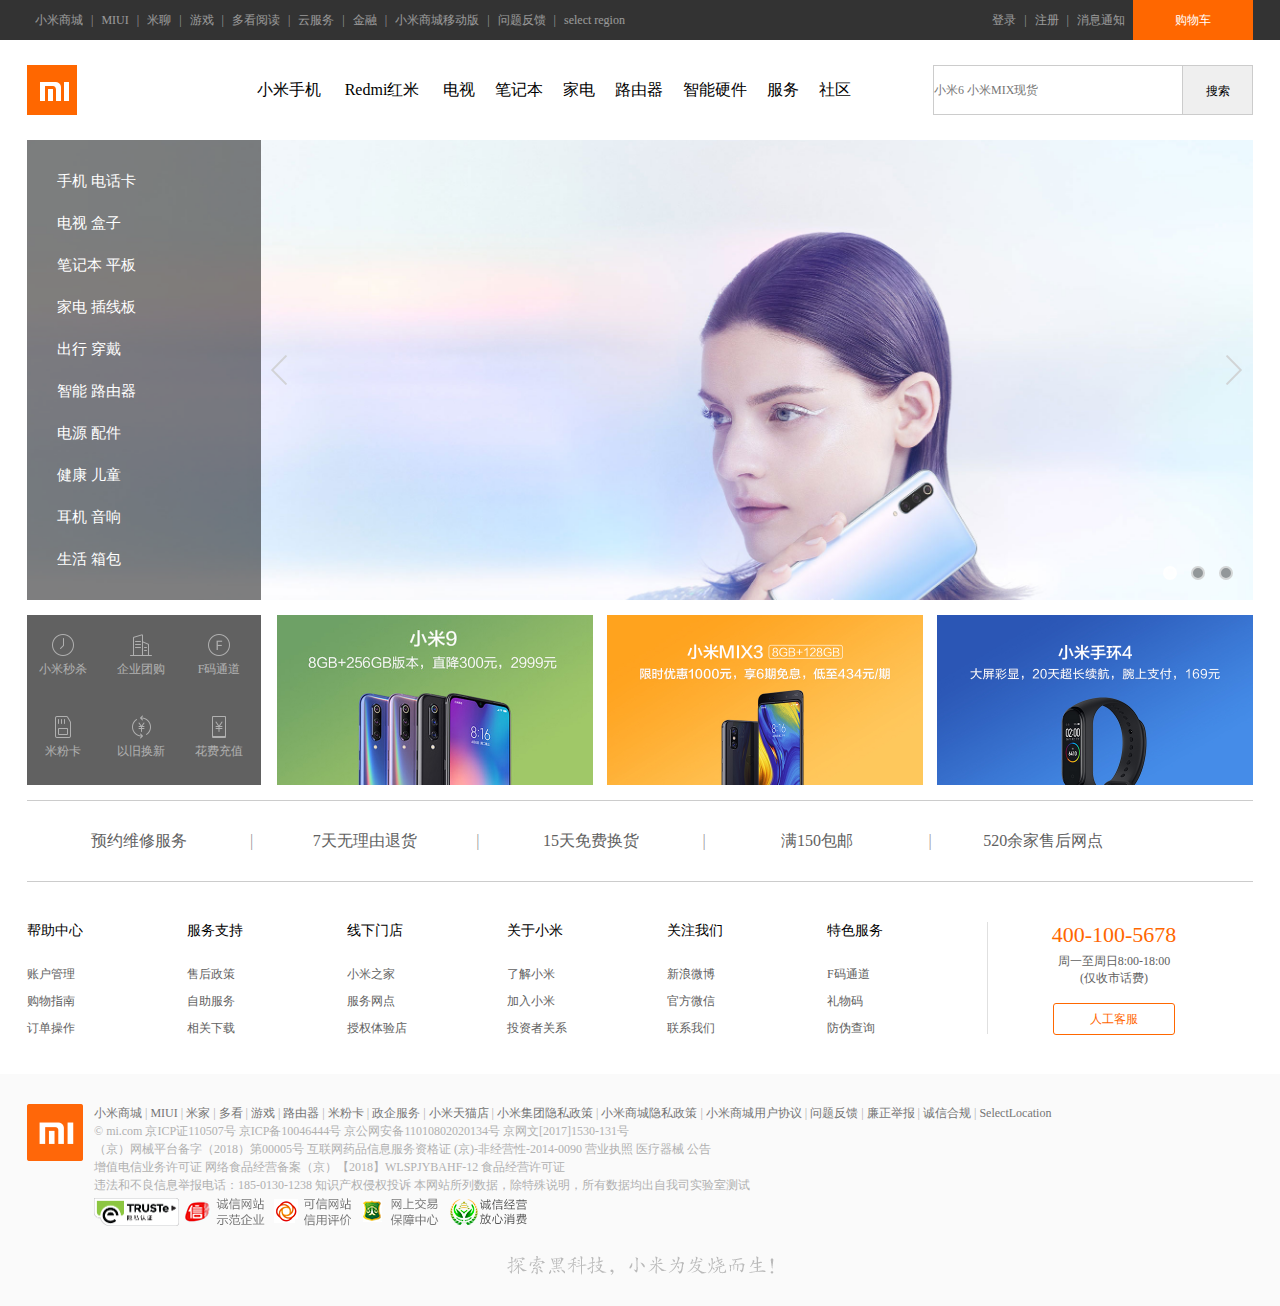
<file: index.html>
<!DOCTYPE html>
<html lang="en">
<head>
    <meta charset="UTF-8">
    <title>小米首页</title>
    <link rel="stylesheet" href="CSS/reset.css">
    <link rel="stylesheet" href="CSS/public.css">
    <link rel="stylesheet" href="CSS/index.css">



</head>
<body>
<!--头部导航-->
    <header>
        <div class="header_top">
            <div class="container">
                <div class="header_top_left">
                    <ul>
                        <li>
                            <a href="">小米商城</a>
                        </li>
                        <li>|</li>
                        <li>
                            <a href="product.html">MIUI</a>
                        </li>
                        <li>|</li>
                        <li>
                            <a href="">米聊</a>
                        </li>
                        <li>|</li>
                        <li>
                            <a href="">游戏</a>
                        </li>
                        <li>|</li>
                        <li>
                            <a href="">多看阅读</a>
                        </li>
                        <li>|</li>
                        <li>
                            <a href="">云服务</a>
                        </li>
                        <li>|</li>
                        <li>
                            <a href="">金融</a>
                        </li>
                        <li>|</li>
                        <li>
                            <a href="">小米商城移动版</a>
                        </li>
                        <li>|</li>
                        <li>
                            <a href="">问题反馈</a>
                        </li>
                        <li>|</li>
                        <li>
                            <a href="">select region</a>
                        </li>
                    </ul>
                </div>
                <div class="header_top_right">
                    <ul>
                        <li>
                            <p>购物车</p>
                        </li>
                        <li>
                            <a href="login.html">消息通知</a>
                        </li>
                        <li>|</li>
                        <li>
                            <a href="login.html">注册</a>
                        </li>
                        <li>|</li>
                        <li>
                            <a href="login.html">登录</a>
                        </li>

                    </ul>
                </div>
            </div>

        </div>
        <div class="header_footer">
            <div class="container">
                <div class="header_logo">
                    <a href=""></a>
                </div>
                <div class="header_nav">
                    <ul>
                        <li>
                            <a href="product.html" target="_blank">小米手机</a>
                        </li>
                        <li>
                            <a href="#">Redmi红米</a>
                        </li>
                        <li>
                            <a href="#">电视</a>
                        </li>
                        <li>
                            <a href="#">笔记本</a>
                        </li>
                        <li>
                            <a href="#">家电</a>
                        </li>
                        <li>
                            <a href="#">路由器</a>
                        </li>
                        <li>
                            <a href="#">智能硬件</a>
                        </li>
                        <li>
                            <a href="#">服务</a>
                        </li>
                        <li>
                            <a href="#">社区</a>
                        </li>
                    </ul>
                </div>
                <div class="header_search">
                    <form action="" method="post">
                        <input type="text" class="shuru" placeholder="小米6&nbsp;小米MIX现货">
                        <input type="submit" class="sousuo" value="搜索" />

                    </form>
                </div>
            </div>
        </div>
    </header>
    <div class="hover_nav">
        <ul>
            <li>
                <a href="#">
                    <div class="imgs">
                        <img src="./images/public_images/41c566d825a3ae3b5751a78d4c7cffdb.png" alt="">
                    </div>
                    <div class="title">小米9 Pro 5G</div>
                    <p class="price">36699元起</p>
                </a>
            </li>
            <li>
                <a href="">
                    <div class="imgs">
                        <img src="./images/public_images/5d19da60f9f62eb2aa5dcdbd7df19f0f.png" alt="">
                    </div>
                    <div class="title">小米MIX Alpha</div>
                    <p class="price">19999</p>
                </a>
            </li>
            <li>
                <a href="#">
                    <div class="imgs">
                        <img src="./images/public_images/f515ab05232ed14ccd78ec67e024495a.png" alt="">
                    </div>
                    <div class="title">小米CC9</div>
                    <p class="price">1699元起</p>
                </a>
            </li>
            <li>
                <a href="#">
                    <div class="imgs">
                        <img src="./images/public_images/df9b3e7a562e02a33eb069b3f0119815.png" alt="">
                    </div>
                    <div class="title">小米CC9e</div>
                    <p class="price">1299元起</p>
                </a>
            </li>
            <li>
                <a href="#">
                    <div class="imgs">
                        <img src="./images/public_images/b02f50c9dd2e01c139a06a12502755ef.png" alt="">
                    </div>
                    <div class="title">小米CC9美图定制版</div>
                    <p class="price">2599元</p>
                </a>
            </li>
            <li>
                <a href="#">
                    <div class="imgs">
                        <img src="./images/public_images/2c9307e9690dfbca39d8de770a7a8664.png" alt="">
                    </div>
                    <div class="title">小米9</div>
                    <p class="price">2799元起</p>
                </a>
            </li>
        </ul>
        <ul>
            <li>
                <a href="#">
                    <div class="imgs">
                        <img src="./images/public_images/c1937ecb7e9b8e1aee11d6936e19d53c.png" alt="">
                    </div>
                    <div class="title">Redmi K20 Pro 尊享版</div>
                    <p class="price">2699元起</p>
                </a>
            </li>
            <li>
                <a href="">
                    <div class="imgs">
                        <img src="./images/public_images/8ee0af37bbd2f5a83c799e87dd791037.png" alt="">
                    </div>
                    <div class="title">Redmi Note 8 pro</div>
                    <p class="price">1399元起</p>
                </a>
            </li>
            <li>
                <a href="#">
                    <div class="imgs">
                        <img src="./images/public_images/dacd6a3d8440b7a038e9778702bd6db6.png" alt="">
                    </div>
                    <div class="title">Redmi Note 8</div>
                    <p class="price">999元起</p>
                </a>
            </li>
            <li>
                <a href="#">
                    <div class="imgs">
                        <img src="./images/public_images/f69828396fcd1e05b932778f4fca4409.jpg" alt="">
                    </div>
                    <div class="title">Redmi K20 Pro</div>
                    <p class="price">1799元起</p>
                </a>
            </li>
            <li>
                <a href="#">
                    <div class="imgs">
                        <img src="./images/public_images/d4fbf37c6b51e510a3bac5e738f2f681.jpg" alt="">
                    </div>
                    <div class="title">Redmi K20</div>
                    <p class="price">1799元起</p>
                </a>
            </li>
            <li>
                <a href="#">
                    <div class="imgs">
                        <img src="./images/public_images/b0e0c0fda4adf267012815127302f6de.jpg" alt="">
                    </div>
                    <div class="title">Redmi Note7 Pro</div>
                    <p class="price">1399元</p>
                </a>
            </li>
        </ul>
        <ul>
            <li>
                <a href="#">
                    <div class="imgs">
                        <img src="./images/public_images/6917267948c54c647d2009a98637aac6.jpg" alt="">
                    </div>
                    <div class="title">Redmi 红米电视 70英寸 R70A</div>
                    <p class="price">3399元起</p>
                </a>
            </li>
            <li>
                <a href="">
                    <div class="imgs">
                        <img src="./images/public_images/00f597a8725eee9245e383c35cd4f7b6.jpg" alt="">
                    </div>
                    <div class="title">小米壁画电视 65英寸</div>
                    <p class="price">6999元</p>
                </a>
            </li>
            <li>
                <a href="#">
                    <div class="imgs">
                        <img src="./images/public_images/a40904b6a053b73b631a152334388d0e.jpg" alt="">
                    </div>
                    <div class="title">小米全面屏电视E55A</div>
                    <p class="price">1799元</p>
                </a>
            </li>
            <li>
                <a href="#">
                    <div class="imgs">
                        <img src="./images/public_images/e8f4e22f6d591825f8f150b3309c750b.png" alt="">
                    </div>
                    <div class="title">小米电视4A 32英寸</div>
                    <p class="price">699元</p>
                </a>
            </li>
            <li>
                <a href="#">
                    <div class="imgs">
                        <img src="./images/public_images/bf72a3e9a6e799cb71ecfa7d80465351.jpg" alt="">
                    </div>
                    <div class="title">小米电视4A 55英寸</div>
                    <p class="price">1699元</p>
                </a>
            </li>
            <li>
                <a href="#">
                    <div class="imgs">
                        <img src="./images/public_images/bd922870295a97a0972eaba5af92129e.jpg" alt="">
                    </div>
                    <div class="title">小米电视4A 65英寸</div>
                    <p class="price">2699元</p>
                </a>
            </li>
        </ul>
        <ul>
            <li>
                <a href="#">
                    <div class="imgs">
                        <img src="./images/public_images/6a25f895ad6019c3fae32fd1f48a2c7c.png" alt="">
                    </div>
                    <div class="title">RedmiBook 14增强版</div>
                    <p class="price">3999元起</p>
                </a>
            </li>
            <li>
                <a href="">
                    <div class="imgs">
                        <img src="./images/public_images/33c6a31aaee90164ce963801bec48e64.png" alt="">
                    </div>
                    <div class="title">游戏本2019款</div>
                    <p class="price">7499元起</p>
                </a>
            </li>
            <li>
                <a href="#">
                    <div class="imgs">
                        <img src="./images/public_images/95c4329ce2c454e2a5fa1e0931528a46.png" alt="">
                    </div>
                    <div class="title">小米笔记本Air 12.5"</div>
                    <p class="price">3599元起</p>
                </a>
            </li>
            <li>
                <a href="#">
                    <div class="imgs">
                        <img src="./images/public_images/96108a8feee8e790389b09b8b949fa7d.png" alt="">
                    </div>
                    <div class="title">小米笔记本Air 13.3"</div>
                    <p class="price">4999元起</p>
                </a>
            </li>
            <li>
                <a href="#">
                    <div class="imgs">
                        <img src="./images/public_images/bb159dbe860ee434b52d8eed9e9fd424.png" alt="">
                    </div>
                    <div class="title">小米笔记本Air 15.6"</div>
                    <p class="price">3799元起</p>
                </a>
            </li>
            <li>
                <a href="#">
                    <div class="imgs">
                        <img src="./images/public_images/d712f71b3c4a3b562601c2b956a660ad.png" alt="">
                    </div>
                    <div class="title">小米笔记本Pro 15.6</div>
                    <p class="price">5499元起</p>
                </a>
            </li>
        </ul>
        <ul>
            <li>
                <a href="#">
                    <div class="imgs">
                        <img src="./images/public_images/03dc85cd792904ddc8027b2d781beed8.png" alt="">
                    </div>
                    <div class="title">米家互联网空调C1(一级能效)</div>
                    <p class="price">2599元</p>
                </a>
            </li>
            <li>
                <a href="">
                    <div class="imgs">
                        <img src="./images/public_images/e06b219c5bced9256467b17738a943c6.png" alt="">
                    </div>
                    <div class="title">米家互联网空调(一级能效)</div>
                    <p class="price">2399元</p>
                </a>
            </li>
            <li>
                <a href="#">
                    <div class="imgs">
                        <img src="./images/public_images/c5d772b7c2a159c3ed7d4e31bd293f18.jpg" alt="">
                    </div>
                    <div class="title">Redmi全自动波轮洗衣机1A</div>
                    <p class="price">699元</p>
                </a>
            </li>
            <li>
                <a href="#">
                    <div class="imgs">
                        <img src="./images/public_images/11b8bca444aba2994fe852993eac9203.png" alt="">
                    </div>
                    <div class="title">米家互联网洗烘一体机10kg</div>
                    <p class="price">1899元</p>
                </a>
            </li>
            <li>
                <a href="#">
                    <div class="imgs">
                        <img src="./images/public_images/486a2a7359b6bda95b3dbd4e45b9c50a.jpg" alt="">
                    </div>
                    <div class="title">小米净水器</div>
                    <p class="price">1699元</p>
                </a>
            </li>
            <li>
                <a href="#">
                    <div class="imgs">
                        <img src="./images/public_images/5fc5ee374e5306aa5513be4f3b560531.png" alt="">
                    </div>
                    <div class="title">米家扫地机器人</div>
                    <p class="price">1299元</p>
                </a>
            </li>
        </ul>
        <ul>
            <li>
                <a href="#">
                    <div class="imgs">
                        <img src="./images/public_images/5dd23c09b7eb6471968537fdce629194.png" alt="">
                    </div>
                    <div class="title">小米路由器AC2100</div>
                    <p class="price">229元</p>
                </a>
            </li>
            <li>
                <a href="">
                    <div class="imgs">
                        <img src="./images/public_images/ec5be5f93ac0118aeec27b8df4337fc9.jpg" alt="">
                    </div>
                    <div class="title">小米路由器Mesh</div>
                    <p class="price">999元</p>
                </a>
            </li>
            <li>
                <a href="#">
                    <div class="imgs">
                        <img src="./images/public_images/026a28fc18eff2cfa4d26a799a2da9cc.jpg" alt="">
                    </div>
                    <div class="title">小米路由器4A千兆版</div>
                    <p class="price">149元</p>
                </a>
            </li>
            <li>
                <a href="#">
                    <div class="imgs">
                        <img src="./images/public_images/28efac56ef4c4942077dac7e30e8c624.jpg" alt="">
                    </div>
                    <div class="title">路由器 4C</div>
                    <p class="price">59元</p>
                </a>
            </li>
            <li>
                <a href="#">
                    <div class="imgs">
                        <img src="./images/public_images/3c3e9f61cc72ccd2a37fc90fed215b66.jpg" alt="">
                    </div>
                    <div class="title">小米路由器 4A</div>
                    <p class="price">99元</p>
                </a>
            </li>
            <li>
                <a href="#">
                    <div class="imgs">
                        <img src="./images/public_images/5fc5ee374e5306aa5513be4f3b560531.png" alt="">
                    </div>
                    <div class="title">小米路由器HDPro</div>
                    <p class="price">399元起</p>
                </a>
            </li>
        </ul>
        <ul>
            <li>
                <a href="#">
                    <div class="imgs">
                        <img src="./images/public_images/2a500be4264c692899b25d86c16403f7.jpg" alt="">
                    </div>
                    <div class="title">小米米家智能摄像机云台版</div>
                    <p class="price">179元起</p>
                </a>
            </li>
            <li>
                <a href="">
                    <div class="imgs">
                        <img src="./images/public_images/e3fb0886fdb13e5ae784b9713b9a0038.jpg" alt="">
                    </div>
                    <div class="title">小米小爱老师</div>
                    <p class="price">449元起</p>
                </a>
            </li>
            <li>
                <a href="#">
                    <div class="imgs">
                        <img src="./images/public_images/5630aa997c82409ee33b2814c7eb2244.jpg" alt="">
                    </div>
                    <div class="title">小米米家智能门锁</div>
                    <p class="price">1199元起</p>
                </a>
            </li>
            <li>
                <a href="#">
                    <div class="imgs">
                        <img src="./images/public_images/f6e585a4bf5c0f744ca60f19ecd6fadf.jpg" alt="">
                    </div>
                    <div class="title">小米小爱触屏音箱</div>
                    <p class="price">249元</p>
                </a>
            </li>
            <li>
                <a href="#">
                    <div class="imgs">
                        <img src="./images/public_images/c1016ddffd2ac5808c4bebcdbefd413a.jpg" alt="">
                    </div>
                    <div class="title">小爱万能遥控板</div>
                    <p class="price">149元</p>
                </a>
            </li>
            <li>
                <a href="#">
                    <div class="imgs">
                        <img src="./images/public_images/df136199221a23299bc5348f37230a86.jpg" alt="">
                    </div>
                    <div class="title">查看全部</div>
                    <p class="price">智能硬件</p>
                </a>
            </li>
        </ul>
    </div>
<!--内容区-->
    <div class="content">
        <!-- rM:round Map（轮播图）简写       -->
        <div class="rM">
            <div class="rM_left">
                <ul>
                    <li><a href="#">手机 电话卡</a></li>
                    <li><a href="#">电视 盒子</a></li>
                    <li><a href="#">笔记本 平板</a></li>
                    <li><a href="#">家电 插线板</a></li>
                    <li><a href="#">出行 穿戴</a></li>
                    <li><a href="#">智能 路由器</a></li>
                    <li><a href="#">电源 配件</a></li>
                    <li><a href="#">健康 儿童</a></li>
                    <li><a href="#">耳机 音响</a></li>
                    <li><a href="#">生活 箱包</a></li>
                </ul>
            </div>
            <div class="rM_right">
                <div id="pre"></div>
                <div id="next"></div>
                <ul id="pointList">
                    <li class=" point active"></li>
                    <li class=" point"></li>
                    <li class=" point"></li>
                </ul>
            </div>
        </div>
        <!-- home_row -->
        <div class="home_row">
            <div class="channel_list">
                <ul>
                    <li><a href="#"><img src="./images/index_images/82abdba456e8caaea5848a0cddce03db.png" alt="">小米秒杀</a></li>
                    <li><a href="#"><img src="./images/index_images/806f2dfb2d27978e33fe3815d3851fa3.png" alt="">企业团购</a></li>
                    <li><a href="#"><img src="./images/index_images/eded6fa3b897a058163e2485532c4f10.png" alt="">F码通道</a></li>
                    <li><a href="#"><img src="./images/index_images/43a3195efa6a3cc7662efed8e7abe8bf.png" alt="">米粉卡</a></li>
                    <li><a href="#"><img src="./images/index_images/f4846bca6010a0deb9f85464409862af.png" alt="">以旧换新</a></li>
                    <li><a href="#"><img src="./images/index_images/9a76d7636b08e0988efb4fc384ae497b.png" alt="">花费充值</a></li>
                </ul>
            </div>
            <div class="channel_3">
                <ul>
                    <li><a href="#"><img src="./images/index_images/小米手环4.jpg" alt=""></a></li>
                    <li><a href="#"><img src="./images/index_images/小米MIX3.jpg" alt=""></a></li>
                    <li><a href="#"><img src="./images/index_images/小米9.jpg" alt=""></a></li>
                </ul>
            </div>
        </div>
    </div>
<!--尾部   -->
    <footer>
        <div class="footer_top">
            <div class="container">
                <div class="footer_serve">
                    <ul>
                        <li><a href="#">预约维修服务</a></li>
                        <li>|</li>
                        <li><a href="#">7天无理由退货</a></li>
                        <li>|</li>
                        <li><a href="#">15天免费换货</a></li>
                        <li>|</li>
                        <li><a href="#">满150包邮</a></li>
                        <li>|</li>
                        <li><a href="#">520余家售后网点</a></li>
                    </ul>
                </div>
                <div class="footer_link">
                    <dl>
                        <dt>帮助中心</dt>
                        <dd><a href="#">账户管理</a></dd>
                        <dd><a href="#">购物指南</a></dd>
                        <dd><a href="#">订单操作</a></dd>
                    </dl>
                    <dl>
                        <dt>服务支持</dt>
                        <dd><a href="#">售后政策</a></dd>
                        <dd><a href="#">自助服务</a></dd>
                        <dd><a href="#">相关下载</a></dd>
                    </dl>
                    <dl>
                        <dt>线下门店</dt>
                        <dd><a href="#">小米之家</a></dd>
                        <dd><a href="#">服务网点</a></dd>
                        <dd><a href="#">授权体验店</a></dd>
                    </dl>
                    <dl>
                        <dt>关于小米</dt>
                        <dd><a href="#">了解小米</a></dd>
                        <dd><a href="#">加入小米</a></dd>
                        <dd><a href="#">投资者关系</a></dd>
                    </dl>
                    <dl>
                        <dt>关注我们</dt>
                        <dd><a href="#">新浪微博</a></dd>
                        <dd><a href="#">官方微信</a></dd>
                        <dd><a href="#">联系我们</a></dd>
                    </dl>
                    <dl>
                        <dt>特色服务</dt>
                        <dd><a href="#">F码通道</a></dd>
                        <dd><a href="#">礼物码</a></dd>
                        <dd><a href="#">防伪查询</a></dd>
                    </dl>
                    <div class="col_contact">
                        <p class="phone">400-100-5678</p>
                        <p>
                            周一至周日8:00-18:00
                            <br>
                            (仅收市话费)
                        </p>
                        <a href="#">人工客服</a>
                    </div>
                </div>
            </div>
        </div>
        <div class="footer_info">
            <div class="container">
                <div class="logo"></div>
                <div class="info-text">
                    <p class="sites">
                        <a href="#">小米商城</a>
                        <span>|</span>
                        <a href="#">MIUI</a>
                        <span>|</span>
                        <a href="#">米家</a>
                        <span>|</span>
                        <a href="#">多看</a>
                        <span>|</span>
                        <a href="#">游戏</a>
                        <span>|</span>
                        <a href="#">路由器</a>
                        <span>|</span>
                        <a href="#">米粉卡</a>
                        <span>|</span>
                        <a href="#">政企服务</a>
                        <span>|</span>
                        <a href="#">小米天猫店</a>
                        <span>|</span>
                        <a href="#">小米集团隐私政策</a>
                        <span>|</span>
                        <a href="#">小米商城隐私政策</a>
                        <span>|</span>
                        <a href="#">小米商城用户协议</a>
                        <span>|</span>
                        <a href="#">问题反馈</a>
                        <span>|</span>
                        <a href="#">廉正举报</a>
                        <span>|</span>
                        <a href="#">诚信合规</a>
                        <span>|</span>
                        <a href="#">SelectLocation</a>
                    </p>
                    <p>
                        ©
                        <a href="#">mi.com</a>
                        京ICP证110507号
                        <a href="#">京ICP备10046444号</a>
                        <a href="#">京公网安备11010802020134号 </a>
                        <a href="#">京网文[2017]1530-131号</a>
                        <br>
                        <a href="#">（京）网械平台备字（2018）第00005号</a>
                        <a href="#">互联网药品信息服务资格证 (京)-非经营性-2014-0090 营业执照</a>                   <a href="#">医疗器械</a>
                        <a href="#">公告</a>
                        <br>
                        <a href="#">增值电信业务许可证</a>
                        网络食品经营备案（京）【2018】WLSPJYBAHF-12
                        <a href="#">食品经营许可证</a>
                        <br>
                        违法和不良信息举报电话：185-0130-1238
                        <a href="#">知识产权侵权投诉</a>
                        本网站所列数据，除特殊说明，所有数据均出自我司实验室测试
                    </p>
                </div>
                <div class="info-links">
                    <a href="#"><img src="images/truste.png" alt="" width="85" height="28"></a>
                    <a href="#"><img src="images/v-logo-2.png" alt=""></a>
                    <a href="#"><img src="images/v-logo-1.png" alt=""></a>
                    <a href="#"><img src="images/v-logo-3.png" alt=""></a>
                    <a href="#"><img src="images/ba10428a4f9495ac310fd0b5e0cf8370.png" alt=""></a>
                </div>
                <div class="slogan"></div>
            </div>
        </div>
    </footer>
<script src="js/public.js"></script>
<script src="js/index.js"></script>

</body>
</html>
</file>
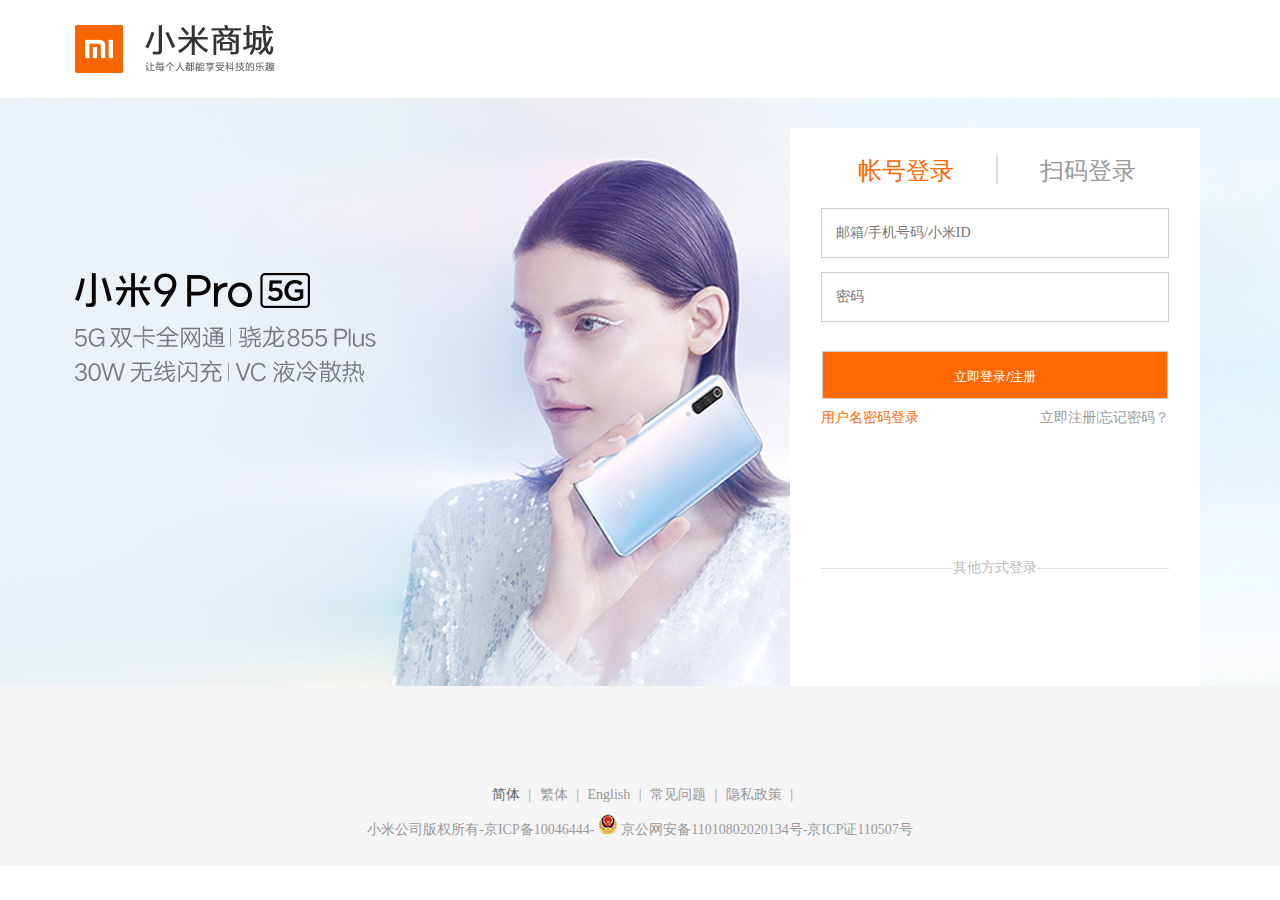
<file: login.html>
<!DOCTYPE html>
<html lang="en">
<head>
    <meta charset="UTF-8">
    <title>小米账号-登录</title>
    <link rel="stylesheet" href="CSS/reset.css">
    <link rel="stylesheet" href="./CSS/login.css">
    <script src="js/login.js"></script>

</head>
<body>
<!--头部-->
    <header>
        <div class="h_logo">
            <a href="index.html"></a>
        </div>
    </header>
<!--内容(登录注册)-->
    <div class="content">
        <div class="login_content">
            <!-- 账号登录、扫码登录tab -->
            <div class="nav_tabs_panel">
                <a id="accountLogin" href="#">帐号登录</a>
                <span class="line"></span>
                <a id="searchLogin" href="#">扫码登录</a>
            </div>
            <!-- 账号登录    -->
            <div class="tabs_icon1">
                <div class="login_area">
                    <div class="login_input">
                        <input type="text" placeholder="邮箱/手机号码/小米ID">
                        <input type="text" placeholder="密码">
                    </div>
                    <div class="btn_lg">
                        <button>立即登录/注册</button>
                    </div>
                    <div class="other_panel">
                        <div class="otherLogin">
                            <p href="">用户名密码登录</p>
                            <ul>
                                <li>忘记密码？</li>
                                <li>|</li>
                                <li>立即注册</li>
                            </ul>
                        </div>
                        <fieldset>
                            <legend>其他方式登录</legend>
                        </fieldset>
                        <div class="login_links">
                            <a href="#"></a>
                            <a href="#"></a>
                            <a href="#"></a>
                            <a href="#"></a>
                        </div>
                    </div>
                </div>

            </div>
            <!-- 扫码登录    -->
            <div class="tabs_icon2">
                <img src="./images/login_images/canvas.png" alt="">
                <p>使用<span>小米商城APP</span>扫一扫</p>
                <p>小米手机可打开「设置」>「小米帐号」扫码登录</p>
            </div>
        </div>

        <a href="product.html"></a>
    </div>

<!--尾部-->
    <footer>
        <div class="f_link">
            <a href="#">简体</a>
            <span>|</span>
            <a href="#">繁体</a>
            <span>|</span>
            <a href="#">English</a>
            <span>|</span>
            <a href="#">常见问题</a>
            <span>|</span>
            <a href="https://static.account.xiaomi.com/html/privacy/account/zh_CN.html">隐私政策</a>
            <span>|</span>
        </div>
        <p>
            小米公司版权所有-京ICP备10046444-
            <a href="http://www.beian.gov.cn/portal/registerSystemInfo?recordcode=11010802020134">
                <img src="./images/login_images/ghs.png" alt="">
            </a>

            京公网安备11010802020134号-京ICP证110507号
        </p>

    </footer>
</body>
</html>
</file>
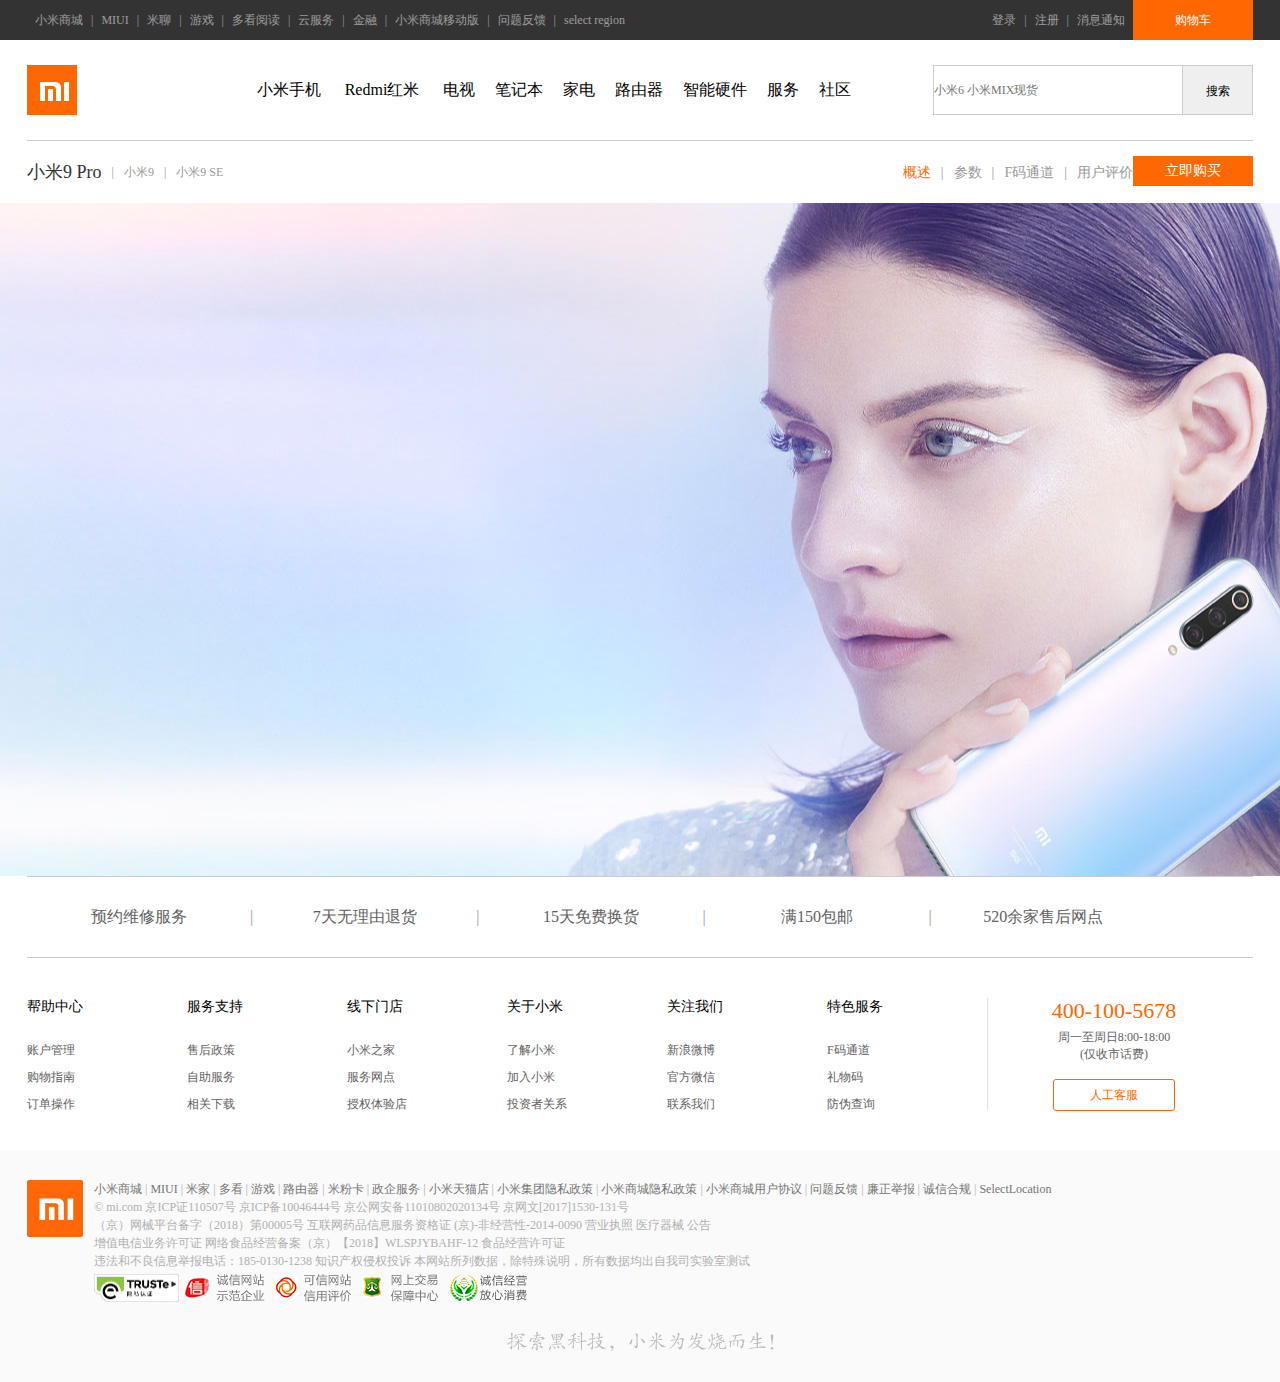
<file: product.html>
<!DOCTYPE html>
<html lang="en">
<head>
    <meta charset="UTF-8">
    <title>小米详情页</title>


    <link rel="stylesheet" href="CSS/reset.css">
    <link rel="stylesheet" href="CSS/public.css">
    <link rel="stylesheet" href="CSS/product.css">



</head>
<body>
<!--头部导航-->
<header>
    <div class="header_top">
        <div class="container">
            <div class="header_top_left">
                <ul>
                    <li>
                        <a href="">小米商城</a>
                    </li>
                    <li>|</li>
                    <li>
                        <a href="product.html">MIUI</a>
                    </li>
                    <li>|</li>
                    <li>
                        <a href="">米聊</a>
                    </li>
                    <li>|</li>
                    <li>
                        <a href="">游戏</a>
                    </li>
                    <li>|</li>
                    <li>
                        <a href="">多看阅读</a>
                    </li>
                    <li>|</li>
                    <li>
                        <a href="">云服务</a>
                    </li>
                    <li>|</li>
                    <li>
                        <a href="">金融</a>
                    </li>
                    <li>|</li>
                    <li>
                        <a href="">小米商城移动版</a>
                    </li>
                    <li>|</li>
                    <li>
                        <a href="">问题反馈</a>
                    </li>
                    <li>|</li>
                    <li>
                        <a href="">select region</a>
                    </li>
                </ul>
            </div>
            <div class="header_top_right">
                <ul>
                    <li>
                        <p>购物车</p>
                    </li>
                    <li>
                        <a href="login.html">消息通知</a>
                    </li>
                    <li>|</li>
                    <li>
                        <a href="login.html">注册</a>
                    </li>
                    <li>|</li>
                    <li>
                        <a href="login.html">登录</a>
                    </li>

                </ul>
            </div>
        </div>

    </div>
    <div class="header_footer">
        <div class="container">
            <div class="header_logo">
                <a href=""></a>
            </div>
            <div class="header_nav">
                <ul>

                    <li>
                        <a href="product.html" target="_blank">小米手机</a>
                    </li>
                    <li>
                        <a href="">Redmi红米</a>
                    </li>
                    <li>
                        <a href="">电视</a>
                    </li>
                    <li>
                        <a href="">笔记本</a>
                    </li>
                    <li>
                        <a href="">家电</a>
                    </li>
                    <li>
                        <a href="">路由器</a>
                    </li>
                    <li>
                        <a href="">智能硬件</a>
                    </li>
                    <li>
                        <a href="">服务</a>
                    </li>
                    <li>
                        <a href="">社区</a>
                    </li>
                </ul>
            </div>
            <div class="header_search">
                <form action="" method="post">
                    <input type="text" class="shuru" placeholder="小米6&nbsp;小米MIX现货">
                    <input type="submit" class="sousuo" value="搜索" />

                </form>
            </div>
        </div>
    </div>
</header>


<!--内容-->
    <!--悬浮导航-->
    <div class="nav_top">
        <div class="container">
            <!--导航左侧-->
            <div class="nav_left">
                <ul>
                    <li>小米9 Pro</li>
                    <li>|</li>
                    <li>小米9</li>
                    <li>|</li>
                    <li>小米9 SE</li>
                </ul>
            </div>
            <!--导航右侧-->
            <div class="nav_right">
                <a href="#">立即购买</a>
                <a href="#">用户评价</a>
                <span>|</span>
                <a href="#">F码通道</a>
                <span>|</span>
                <a href="#">参数</a>
                <span>|</span>
                <a href="#">概述</a>
            </div>
        </div>
    </div>
    <!--图片内容展示-->
    <div class="content">
        <div class="banner1">

        </div>
    </div>

<!--尾部   -->
<footer>
    <div class="footer_top">
        <div class="container">
            <div class="footer_serve">
                <ul>
                    <li><a href="#">预约维修服务</a></li>
                    <li>|</li>
                    <li><a href="#">7天无理由退货</a></li>
                    <li>|</li>
                    <li><a href="#">15天免费换货</a></li>
                    <li>|</li>
                    <li><a href="#">满150包邮</a></li>
                    <li>|</li>
                    <li><a href="#">520余家售后网点</a></li>
                </ul>
            </div>
            <div class="footer_link">
                <dl>
                    <dt>帮助中心</dt>
                    <dd><a href="#">账户管理</a></dd>
                    <dd><a href="#">购物指南</a></dd>
                    <dd><a href="#">订单操作</a></dd>
                </dl>
                <dl>
                    <dt>服务支持</dt>
                    <dd><a href="#">售后政策</a></dd>
                    <dd><a href="#">自助服务</a></dd>
                    <dd><a href="#">相关下载</a></dd>
                </dl>
                <dl>
                    <dt>线下门店</dt>
                    <dd><a href="#">小米之家</a></dd>
                    <dd><a href="#">服务网点</a></dd>
                    <dd><a href="#">授权体验店</a></dd>
                </dl>
                <dl>
                    <dt>关于小米</dt>
                    <dd><a href="#">了解小米</a></dd>
                    <dd><a href="#">加入小米</a></dd>
                    <dd><a href="#">投资者关系</a></dd>
                </dl>
                <dl>
                    <dt>关注我们</dt>
                    <dd><a href="#">新浪微博</a></dd>
                    <dd><a href="#">官方微信</a></dd>
                    <dd><a href="#">联系我们</a></dd>
                </dl>
                <dl>
                    <dt>特色服务</dt>
                    <dd><a href="#">F码通道</a></dd>
                    <dd><a href="#">礼物码</a></dd>
                    <dd><a href="#">防伪查询</a></dd>
                </dl>
                <div class="col_contact">
                    <p class="phone">400-100-5678</p>
                    <p>
                        周一至周日8:00-18:00
                        <br>
                        (仅收市话费)
                    </p>
                    <a href="#">人工客服</a>
                </div>
            </div>
        </div>
    </div>
    <div class="footer_info">
        <div class="container">
            <div class="logo"></div>
            <div class="info-text">
                <p class="sites">
                    <a href="#">小米商城</a>
                    <span>|</span>
                    <a href="#">MIUI</a>
                    <span>|</span>
                    <a href="#">米家</a>
                    <span>|</span>
                    <a href="#">多看</a>
                    <span>|</span>
                    <a href="#">游戏</a>
                    <span>|</span>
                    <a href="#">路由器</a>
                    <span>|</span>
                    <a href="#">米粉卡</a>
                    <span>|</span>
                    <a href="#">政企服务</a>
                    <span>|</span>
                    <a href="#">小米天猫店</a>
                    <span>|</span>
                    <a href="#">小米集团隐私政策</a>
                    <span>|</span>
                    <a href="#">小米商城隐私政策</a>
                    <span>|</span>
                    <a href="#">小米商城用户协议</a>
                    <span>|</span>
                    <a href="#">问题反馈</a>
                    <span>|</span>
                    <a href="#">廉正举报</a>
                    <span>|</span>
                    <a href="#">诚信合规</a>
                    <span>|</span>
                    <a href="#">SelectLocation</a>
                </p>
                <p>
                    ©
                    <a href="#">mi.com</a>
                    京ICP证110507号
                    <a href="#">京ICP备10046444号</a>
                    <a href="#">京公网安备11010802020134号 </a>
                    <a href="#">京网文[2017]1530-131号</a>
                    <br>
                    <a href="#">（京）网械平台备字（2018）第00005号</a>
                    <a href="#">互联网药品信息服务资格证 (京)-非经营性-2014-0090 营业执照</a>                   <a href="#">医疗器械</a>
                    <a href="#">公告</a>
                    <br>
                    <a href="#">增值电信业务许可证</a>
                    网络食品经营备案（京）【2018】WLSPJYBAHF-12
                    <a href="#">食品经营许可证</a>
                    <br>
                    违法和不良信息举报电话：185-0130-1238
                    <a href="#">知识产权侵权投诉</a>
                    本网站所列数据，除特殊说明，所有数据均出自我司实验室测试
                </p>
            </div>
            <div class="info-links">
                <a href="#"><img src="images/truste.png" alt="" width="85" height="28"></a>
                <a href="#"><img src="images/v-logo-2.png" alt=""></a>
                <a href="#"><img src="images/v-logo-1.png" alt=""></a>
                <a href="#"><img src="images/v-logo-3.png" alt=""></a>
                <a href="#"><img src="images/ba10428a4f9495ac310fd0b5e0cf8370.png" alt=""></a>
            </div>
            <div class="slogan"></div>
        </div>
    </div>
</footer>

<script src="js/tools.js"></script>
<script src="js/product.js"></script>
</body>
</html>
</file>
<file: CSS/public.css>
/*所有HTML文件的头部和尾部样式*/

/*头部布局*/
header{
    width: 100%;
    height: 140px;
}
/*设置header-top*/
.header_top{
    height: 40px;
    background: #333;
}
.header_top .container{
    width: 1226px;
    margin: 0 auto;
    font-size: 12px;
}
/*设置header_top左侧样式*/
.header_top_left{
    float: left;
}
.header_top_left{
    height: 40px;
    line-height: 40px;
    text-align: center;
}
.header_top_left ul li{
    float: left;
}
.header_top_left ul li a{
    display: inline-block;
    color: #fff;
    margin:0 8px;
    opacity: 0.5;
}
.header_top_left ul li a:hover{
    opacity: 1;
}
/*设置header_top右侧样式*/
.header_top_right{
    float: right;
}
.header_top_right{
    height: 40px;
    line-height: 40px;
    text-align: center;
}
.header_top_right ul li{
    float: right;
}
.header_top_right ul li a{
    display: inline-block;
    color: #fff;
    margin:0 8px;
    opacity: 0.5;
}
.header_top_right ul li a:hover{
    opacity: 1;
}
/*单独设置header_top右侧购物车*/
.header_top_right ul li:first-child{
    background: #ff6700;
    width: 120px;
}
.header_top_right ul li:first-child:hover{
    background: none;
}
.header_top_right ul li p{
    color: #fff;
}

/*********************************************************************************/

/*设置header-footer*/
.header_footer{
    height: 100px;
}
.header_footer .container{
    width: 1226px;
    margin: 0 auto;
}
/*设置header_logo样式*/
.header_footer .header_logo{
    float: left;
    height: 100px;
}
.header_logo a{
    margin-top: 25px;
    display: inline-block;
    width: 50px;
    height: 50px;
    background:url(../images/logo_top.png) no-repeat;
}
/*设置header_nav样式*/
.header_footer .header_nav{
    float: left;
}
.header_nav ul{
    font-size: 16px;
    margin-left: 170px;
}
.header_nav li{
    float: left;
    height: 100px;
    line-height: 100px;
    text-align: center;
}
.header_nav li:nth-child(1){
    width: 84px;
}
.header_nav li:nth-child(2){
    width: 102px;
}
.header_nav li:nth-child(3){
    width: 52px;
}
.header_nav li:nth-child(4){
    width: 68px;
}
.header_nav li:nth-child(5){
    width: 52px;
}
.header_nav li:nth-child(6){
    width: 68px;
}
.header_nav li:nth-child(7){
    width: 84px;
}
.header_nav li:nth-child(8){
    width: 52px;
}
.header_nav li:nth-child(9){
    width: 52px;
}
.header_nav li a{
    color: #000;
}
.header_nav li a:hover{
    color: #ff6700;
}

/*设置header_search样式*/
.header_footer .header_search{
    float: right;
    height: 100px;
}
.header_search input{
    width: 250px;
    height:50px;
    line-height: 50px;
    font-size: 12px;
    margin-top: 25px;
    border:1px solid #ccc;
    box-sizing: border-box;
    float:left;
}
.header_search input:nth-child(2){
    width:70px;
    border-left: none;
}

/*头部鼠标悬浮显示页*/
.hover_nav{
    display: none;
    position: absolute;
    border-top: 1px solid #ccc;
    background-color: white;
    width: 100%;
    height: 230px;
}
.hover_nav>ul{
    display: none;
    width: 1226px;
    margin-left: auto;
    margin-right: auto;
}
.hover_nav>ul>li{
    padding-top: 35px;
    text-align: center;
    width: 204px;
    float: left;
}
.hover_nav>ul>li .imgs{
    border-right: 1px solid #ccc;
}
.hover_nav>ul>li:last-child .imgs{
    border: none;
}
.hover_nav>ul .title{
    height: 20px;
    line-height: 20px;
}
.hover_nav>ul p{
    height: 20px;
    line-height: 20px;
    color: #ff6700;
}


/*设置footer样式*/
footer{

}
.footer_top .container{
    width: 1226px;
    margin: 0 auto;

}
/*设置footer_serve样式*/
.footer_top .footer_serve{
    width: 1226px;
    height: 80px;
    line-height: 80px;
    text-align: center;
    font-size: 16px;

    border-top: 1px solid #ccc;
    border-bottom: 1px solid #ccc;
}
.footer_serve ul{

}
.footer_serve li{
    float: left;
}
.footer_serve li:nth-of-type(2n+1){
    width: 223px;
}
.footer_serve li a{
    color: #616161;
}
.footer_serve li a:hover{
    color: #ff6700;
}

/*设置footer_link样式*/
footer .footer_link{
    height: 192px;
    padding: 40px 0;
    box-sizing: border-box;
}
.footer_link dl{
    float: left;
    width: 160px;
    height: 112px;

}
.footer_link dt{
    margin-bottom: 26px;
    font-size: 14px;
    color: #000;
}
.footer_link dd{
    margin-top: 10px;

}
.footer_link dd a{
    color: #616161;
}
.footer_link dd a:hover{
    color: #ff6700;
}
.footer_link .col_contact{
    float: left;
    width: 252px;
    height: 112px;
    border-left: 1px solid #e0e0e0;

    text-align: center;
    color: #616161;
}
.col_contact .phone{
    font-size: 22px;
    color: #ff6700;
    margin-bottom: 5px;
}
.col_contact p:nth-child(2){
    margin-bottom: 16px;
}
.col_contact a{
    display: inline-block;
    width: 120px;
    height: 30px;

    border-radius: 3px;
    border: 1px solid #ff6700;
    line-height: 30px;


    color: #ff6700;
}
.col_contact a:hover{
    background-color: #ff6700;
    color: #FFFFFF;
}

/*设置footer_info样式*/
footer .footer_info{
    height: 232px;
    padding: 30px 0;

    box-sizing: border-box;
    background-color: #fafafa;
}
.footer_info .container{
    width: 1226px;
    margin: 0 auto;
    height: 123px;
    position: relative;

}
.footer_info .logo{
    display: inline-block;
    width: 57px;
    height: 57px;

    position: absolute;
    top: 0;
    left: 0;

    margin-right: 10px;
    background:  url("../images/logo_foot.png") 0 0 no-repeat;
}

/*设置footer_info中的  info-text样式*/
.footer_info .info-text{
    color: #b0b0b0;
    padding-left: 67px;
}
.info-text p a{
    line-height: 18px;
    color: #b0b0b0;
}
.info-text .sites a{
    color: #757575;
}
.info-text p a:hover{
    color: #ff6700;
}

/*设置footer_info中的  info-links的样式*/
.info-links{
    height: 28px;
    margin: 4px 0 0;
    padding-left: 67px;
}

/*设置footer_info中的  slogan的样式*/
.slogan{
    clear: both;
    margin: 30px auto 0;
    width: 267px;
    height: 19px;
    background:  url("../images/slogan2016.png") 0 0 no-repeat;
    overflow: hidden;
}
</file>
<file: CSS/index.css>
/*设置导航轮播图样式*/
.content .rM{
    width: 1226px;
    height: 460px;
    margin-right: auto;
    margin-left: auto;
}
.rM{
    background:  url("../images/index_images/mi9-01.jpg") 0 0 no-repeat;
    background-size: cover;
}
/*设置左侧导航*/
.rM .rM_left{
    float: left;
    width: 234px;
    background-color: rgba(0,0,0,0.5);
    font-size: 15px;
}
.rM_left ul{
    padding: 20px 0;
}
.rM_left ul>li:hover{
    background-color: #ff6700;
}
.rM_left ul>li>a{
    height: 42px;
    line-height: 42px;
    padding-left: 30px;
    color: #fff;
}
/*设置轮播图*/
.rM .rM_right{
    float: right;
    width: 992px;
    height: 460px;
    position: relative;
}
.rM_right>#pre{
    width: 41px;
    height: 69px;
    background:  url("../images/index_images/icon-slides.png") -84px 50% no-repeat;
    position: absolute;
    top:195px;
    left:0;
}
.rM_right>#pre:hover{
    background-position:  0 50%;
}
.rM_right>#next{
    width: 41px;
    height: 69px;
    background:  url("../images/index_images/icon-slides.png") -125px 50% no-repeat;
    position: absolute;
    top:195px;
    right:0;
}
.rM_right>#next:hover{
    background-position:  -42px 50%;
}
.rM_right>#pointList{
    list-style: none;
    position: absolute;
    right: 20px;
    bottom: 20px;
}
.rM_right>#pointList>li{
    width: 10px;
    height: 10px;
    background-color: rgba(0,0,0,0.4);
    border-radius: 100%;
    float:left;
    margin-left: 14px;
    border: 2px solid rgba(255,255,255,0.6);
}
#pointList>.active{
    background-color: rgba(255,255,255,0.8) !important;
}
/***************************************************************************************************/
/*设置home_row*/
.home_row{
    width: 1226px;
    height: 170px;
    margin: 15px auto;

    /*background-color: yellow;*/
}
.home_row .channel_list{
    float: left;
    width: 234px;
    height: 100%;
    background-color: #616161;
}
.channel_list>ul>li{
    float: left;
    width: 76px;
    height: 82px;
    padding: 0 1px;

    text-align: center;
}
.channel_list>ul>li>a{
    display: block;
    padding-top: 18px;
    width: 70px;
    height: 64px;
    color: white;
    opacity: 0.5;
}
.channel_list>ul>li>a>img{
    display: block;
    width: 24px;
    height: 24px;
    margin: 0 auto 4px;

}
.channel_list>ul>li>a:hover{
    opacity: 1;

}

.home_row .channel_3{
    float: right;
    height: 100%;
}
.channel_3>ul>li{
    float: right;
    width: 316px;
    height: 170px;
    margin-left: 14px;
}
.channel_3>ul>li>a>img{
    width: 316px;
    height: 170px;
}
</file>
<file: CSS/login.css>
/*设置header样式*/
header{
    width: 1130px;
    margin: 0 auto;
}
header .h_logo{
     width: 200px;
     height: 98px;
     background: url("../images/login_images/mistore_logo.png") 0 0 no-repeat;
 }
.h_logo a{
    display: block;
    height: 98px;
}

/*设置内容（登录注册）样式*/
.content{
    width: 100%;
    height: 588px;
    background-image: url("../images/login_images/e8201bfbb8c9d474a48da76f7d81a5c7.jpg");
    background-position: center;
    color: #333333;
    overflow: hidden;
}
.content a{
    display: block;
    width: 100%;
    height: 588px;
}
.login_content{
    margin: 30px 80px 0 0;
    float: right;
    width: 410px;
    height: 580px;
    background-color: #fff;
}
.login_content .nav_tabs_panel{
    padding: 27px 0 24px;

    text-align: center;
    font-size: 24px;
    color: #666;
    display: flex;
}
.nav_tabs_panel a{
    width: 96px;
    height: 27px;
}
.nav_tabs_panel a:nth-child(1){
    padding-left: 68px;
}
.nav_tabs_panel .line{

    text-align: center;
    height: 27px;
    margin: 0 42px 0 42px;
    border: 1px solid #e0e0e0;
    background-color: #e0e0e0;
}
.nav_tabs_panel a:nth-child(1),.nav_tabs_panel a:hover{
    color: #ff6700;
}

/*tabs_icon1：设置登录样式*/
.tabs_icon1{
    display: block;
    width: 100%;
    height: 100%;
    color: white;
}
.tabs_icon1 .login_area{
    width: 348px;
    height: 100%;
    margin: 0 auto;
    text-align: center;
}
/*设置输入框样式*/
.login_input input{
    width: 316px;
    height: 22px;
    line-height: 22px;

    font-size: 14px;

    padding: 13px 16px 13px 14px;
    border: 1px solid #cccccc;

    margin-bottom: 14px;
}
/*设置登录按钮样式*/
.btn_lg button{
    width: 346px;
    height: 48px;
    line-height: 48px;
    text-align: center;

    color: white;

    border: 1px solid #cccccc;
    background-color: #ff6700;
    margin-top: 15px;
}
/*设置other_panel*/
.login_area .other_panel{

}
.other_panel .otherLogin{
    height: 150px;
    width: 100%;
    font-size: 14px;
    padding-top: 10px;
}
.otherLogin p{
    float: left;
    display: inline-block;
    color: #ff6700;
}
.otherLogin li{
    float: right;
    color: #999999;
}
fieldset{
    border-top: 1px solid #e0e0e0;
    padding-top: 10px;
}
legend{
    color: #bbb;
    font-size: 14px;
    margin: 0 auto;
    text-align: center;
}
.login_links{
    margin-top: 3px;

}


/*tabs_icon2：设置扫码登录样式*/
.tabs_icon2{
    display: none;
    text-align: center;
    color: #999999;
}
.tabs_icon2 img{
    margin: 100px 0 15px;
}
.tabs_icon2 p{
    height: 18px;
    line-height: 18px;
    font-size: 14px;
}
.tabs_icon2 p span{
    color: #ff6700;
}

/*设置footer样式*/
footer{

    padding: 100px 0 17px;

    background-color: #F5f5f5;

    text-align: center;
    font-size: 14px;
}
footer .f_link{

}
footer .f_link a{
    margin: 0 5px;
}
.f_link a:nth-child(1),.f_link a:hover{
    color: #616161;
}
footer p{
    padding: 10px;
}
</file>
<file: CSS/product.css>
.nav_top{
    width: 100%;
    height: 63px;
    background-color: #fff;
}
.nav_top .container{
    border-top: 1px solid #ccc;
    width: 1226px;
    height: 100%;
    margin-left: auto;
    margin-right: auto;
}
/*设置左边导航*/
.nav_top .nav_left{
    float: left;
}
.nav_left ul>li{
    float: left;
    height: 63px;
    line-height: 63px;

}
.nav_left ul>li:nth-child(2n){
    margin: 0 10px;
}
.nav_left ul>li:nth-child(1){
    font-size: 18px;
    color: #333333;
}
/*设置右边导航*/
.nav_top .nav_right{
    float: right;
    font-size: 14px;
}
.nav_right span,.nav_right>a{
    float: right;
    height: 63px;
    line-height: 63px;
}
.nav_right span{
    margin: 0 10px;
}
.nav_right a:last-of-type,.nav_right a:hover{
    color: #ff6700;
}
.nav_right a:first-child,.nav_right a:first-child:hover{
    margin: 15px 0 10px;
    width: 120px;
    height: 30px;
    line-height: 30px;
    background-color: #ff6700;
    text-align: center;
    color: white;
}

/************************************************************************************/

/*设置内容展示样式*/

.banner1{
    width: 100%;
    height: 673px;
    background-image: url("../images/product_images/mi9-01.jpg");
    background-position: 50%;
}
</file>
